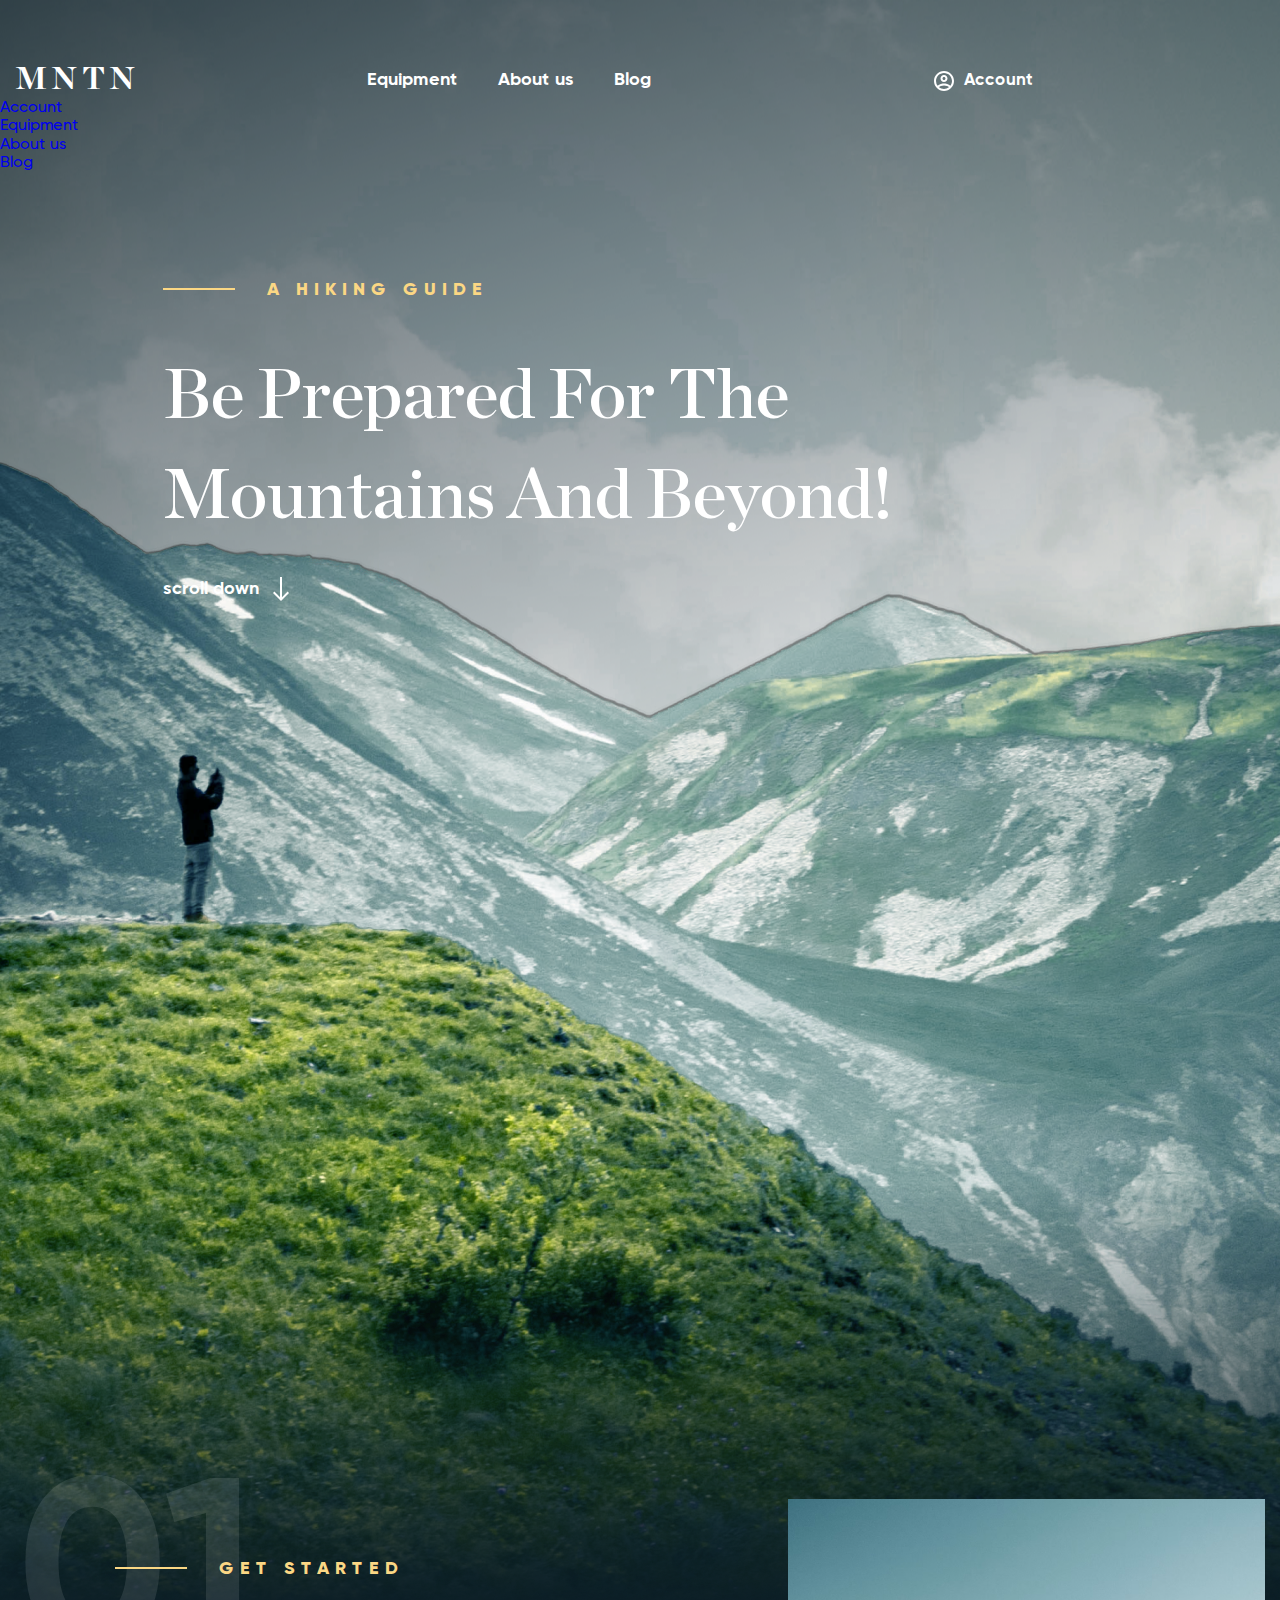
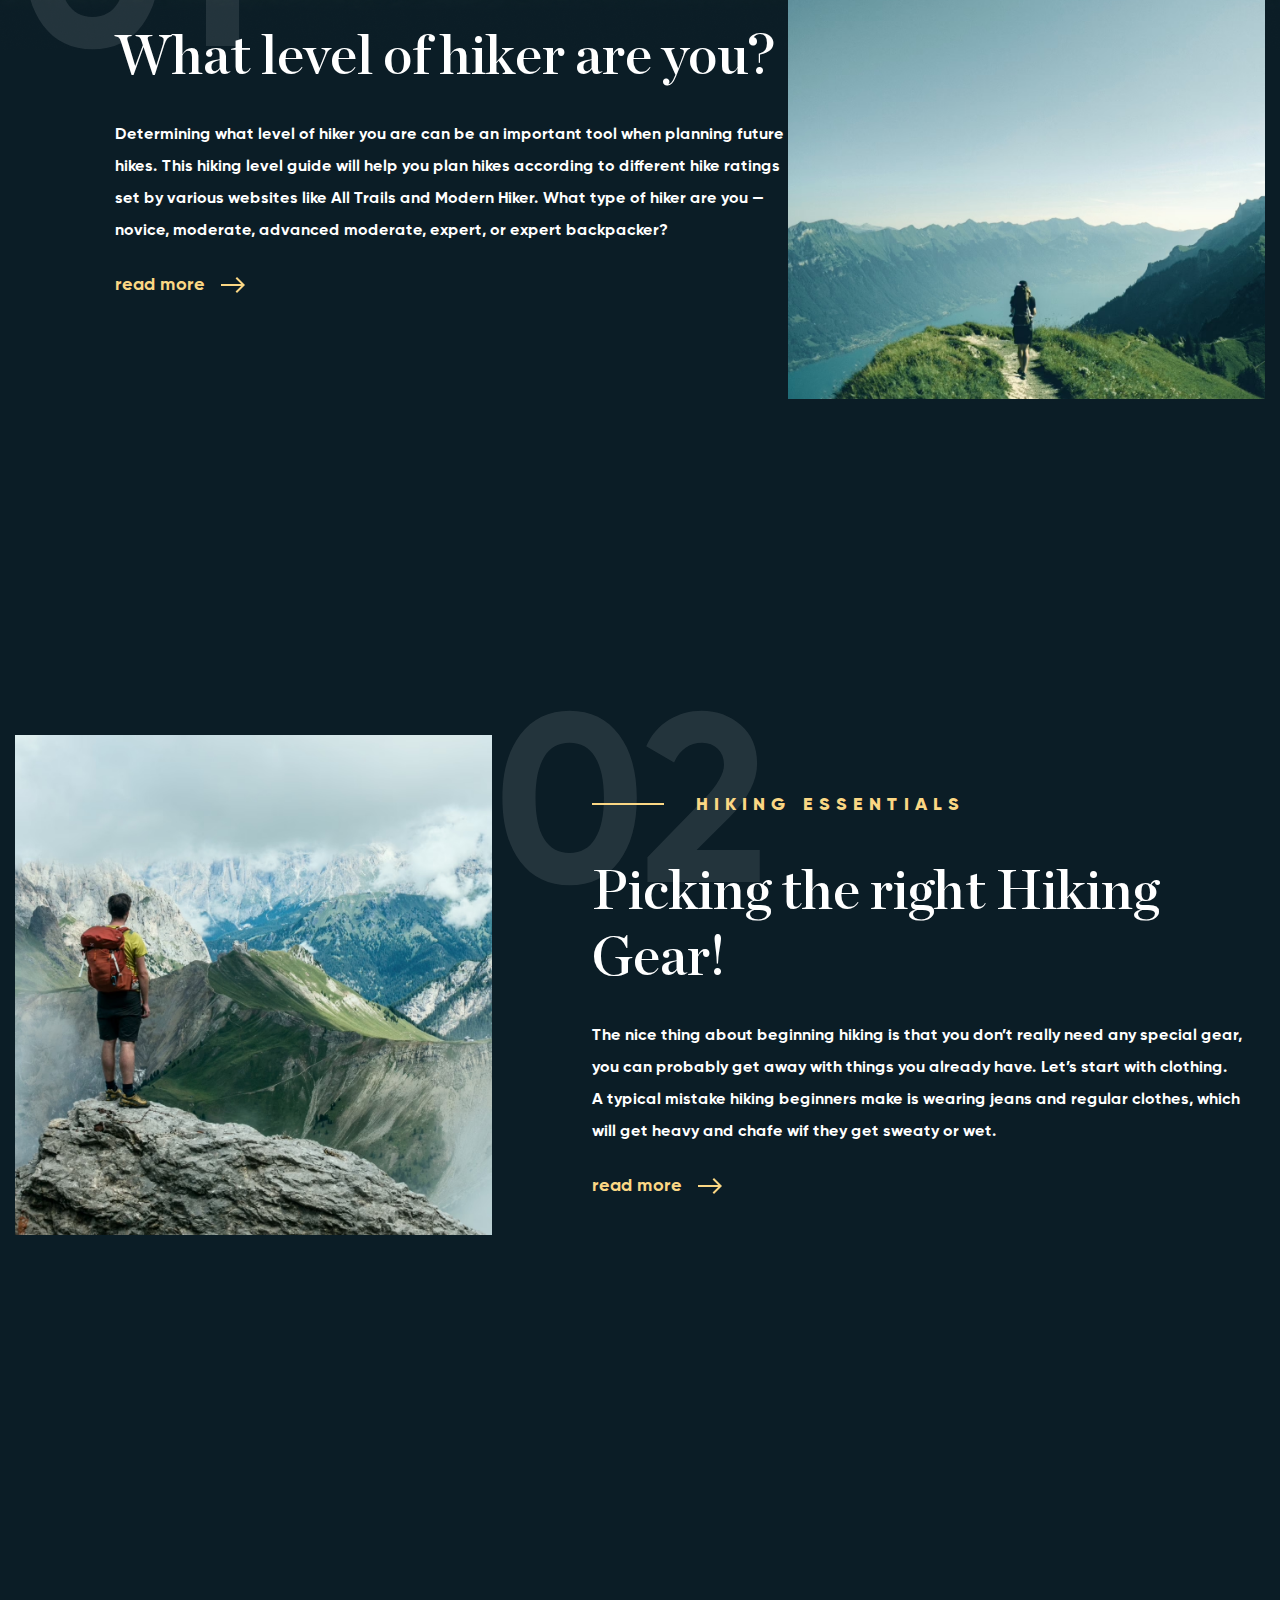
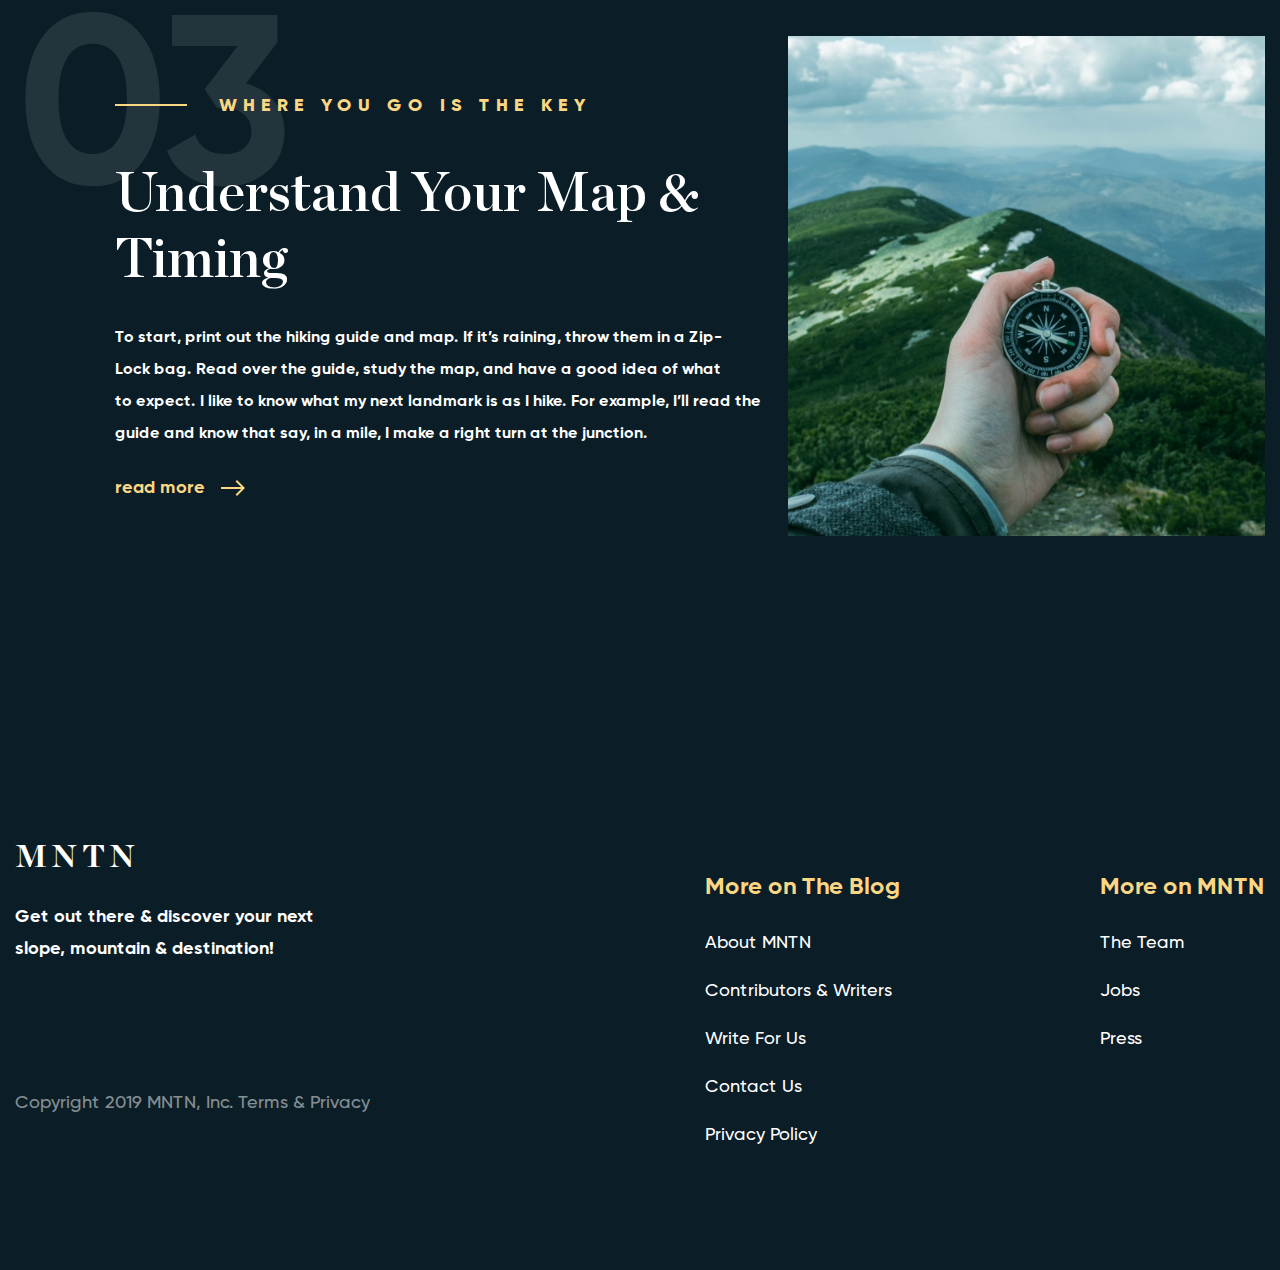
<file: index.html>
<!DOCTYPE html><html lang="ru" class="page"><head><meta charset="UTF-8"><meta name="viewport" content="width=device-width,initial-scale=1"><link rel="shortcut icon" href="img/x-icon.svg" type="img/x-icon"><meta http-equiv="X-UA-Compatible" content="ie=edge"><meta name="theme-color" content="#111111"><title>MNTN</title><link rel="preload" href="fonts/Chronicle Display Semibold.woff2" as="font" type="font/woff2" crossorigin><link rel="preload" href="fonts/Chronicle DisplayBold.woff2" as="font" type="font/woff2" crossorigin><link rel="preload" href="fonts/Gilroy-Bold.woff2" as="font" type="font/woff2" crossorigin><link rel="preload" href="fonts/Gilroy-ExtraBold.woff2" as="font" type="font/woff2" crossorigin><link rel="preload" href="fonts/Gilroy-Medium.woff2" as="font" type="font/woff2" crossorigin><link rel="stylesheet" href="css/vendor.css"><link rel="stylesheet" href="css/main.css"><script defer="defer" src="js/main.js"></script></head><body class="page__body"><div class="site-container"><header class="header" id="start"><div class="container container--header"><div class="header__wrapper"><a class="logo" href="#"><span class="logo__letter">M</span> <span class="logo__letter">N</span> <span class="logo__letter">T</span> <span class="logo__letter">N</span></a><nav class="nav" title="header menu"><ul class="list-reset nav__list"><li class="nav__item"><a href="#" class="nav__link">Equipment</a></li><li class="nav__item"><a href="#" class="nav__link">About us</a></li><li class="nav__item"><a href="#" class="nav__link">Blog</a></li></ul></nav><a href="#" class="header__account">Account</a> <button class="btn-reset header__btn" title="menu button" data-burger></button></div></div><div class="menu" data-menu><ul class="list-reset menu__list"><li class="menu__item"><a href="#" class="menu__link">Account</a></li><li class="menu__item"><a href="#" class="menu__link">Equipment</a></li><li class="menu__item"><a href="#" class="menu__link">About us</a></li><li class="menu__item"><a href="#" class="menu__link">Blog</a></li></ul></div></header><aside class="slider"><ul class="list-reset slider__list"><li class="slider__item slider__item--active" id="item"><a class="slider__link" data-scroll href="#start">Start</a></li><li class="slider__item" id="item-1"><a class="slider__link" data-scroll href="#content-1">01</a></li><li class="slider__item" id="item-2"><a class="slider__link" data-scroll href="#content-2">02</a></li><li class="slider__item" id="item-3"><a class="slider__link" data-scroll href="#content-3">03</a></li></ul></aside><main class="main"><section class="hero"><div class="hero__bg"></div><div class="hero__bg--2"></div><div class="container--header"><div class="hero__content"><p class="section-title">A Hiking guide</p><h1 class="hero__title">Be prepared for the Mountains and beyond!</h1><a data-scroll href="#content-1" class="btn-reset hero__btn">scroll down</a></div></div><aside class="hero__socials"><span class="hero__follow">Follow us</span> <a class="hero__svg" href="#"><img loading="lazy" src="img/inst.svg" class="image" width="" height="" alt="instagram"> </a><a class="hero__svg" href="#"><img loading="lazy" src="img/tw.svg" class="image" width="" height="" alt="twitter"></a></aside></section><section class="content"><div class="content__wrapper"><div class="container"><div class="content__box" id="content-1"><div class="content__inner"><p class="section-title">GEt Started</p><h2 class="content__title">What level of hiker are you?</h2><p class="content__text">Determining what level of hiker you are can be an important tool when planning future hikes. This hiking level guide will help you plan hikes according to different hike ratings set by various websites like All Trails and Modern Hiker. What type of hiker are you — novice, moderate, advanced moderate, expert, or expert backpacker?</p><a class="content__link" href="#">read more</a></div><picture><source srcset="img/content-1.avif" type="image/avif"><source srcset="img/content-1.webp" type="image/webp"><img loading="lazy" src="img/content-1.jpg" class="content__img image" width="566" height="720" alt="cliffs"></picture></div><div class="content__box content__box--two" id="content-2"><picture><source srcset="img/content-2.avif" type="image/avif"><source srcset="img/content-2.webp" type="image/webp"><img loading="lazy" src="img/content-2.jpg" class="content__img image" width="566" height="720" alt="cliffs"></picture><div class="content__inner content__inner--two"><p class="section-title">Hiking Essentials</p><h2 class="content__title">Picking the right Hiking Gear!</h2><p class="content__text">The nice thing about beginning hiking is that you don’t really need any special gear, you can probably get away with things you already have. Let’s start with clothing. A typical mistake hiking beginners make is wearing jeans and regular clothes, which will get heavy and chafe wif they get sweaty or wet.</p><a class="content__link" href="#">read more</a></div></div><div class="content__box" id="content-3"><div class="content__inner content__inner--three"><h3 class="section-title">where you go is the key</h3><h2 class="content__title">Understand Your Map & Timing</h2><p class="content__text">To start, print out the hiking guide and map. If it’s raining, throw them in a Zip-Lock bag. Read over the guide, study the map, and have a good idea of what to expect. I like to know what my next landmark is as I hike. For example, I’ll read the guide and know that say, in a mile, I make a right turn at the junction.</p><a class="content__link" href="#">read more</a></div><picture><source srcset="img/content-3.avif" type="image/avif"><source srcset="img/content-3.webp" type="image/webp"><img loading="lazy" src="img/content-3.jpg" class="content__img image" width="566" height="720" alt="cliffs"></picture></div></div></div></section></main><footer class="footer"><div class="container"><div class="footer__content"><div class="footer__inner"><a class="logo footer__logo" href="#"><span class="logo__letter">M</span> <span class="logo__letter">N</span> <span class="logo__letter">T</span> <span class="logo__letter">N</span></a><p class="footer__descr">Get out there & discover your next slope, mountain & destination!</p><span class="footer__copyright">Copyright 2019 MNTN, Inc. Terms & Privacy</span></div><div class="footer__inner footer__inner--two"><ul class="list-reset footer__list"><li class="footer__item"><h4 class="footer__subtitle">More on The Blog</h4></li><li class="footer__item"><a class="footer__link" href="#">About MNTN</a></li><li class="footer__item"><a class="footer__link" href="#">Contributors & Writers</a></li><li class="footer__item"><a class="footer__link" href="#">Write For Us</a></li><li class="footer__item"><a class="footer__link" href="#">Contact Us</a></li><li class="footer__item"><a class="footer__link" href="#">Privacy Policy</a></li></ul><ul class="list-reset footer__list"><li class="footer__item"><h4 class="footer__subtitle">More on MNTN</h4></li><li class="footer__item"><a class="footer__link" href="#">The Team</a></li><li class="footer__item"><a class="footer__link" href="#">Jobs</a></li><li class="footer__item"><a class="footer__link" href="#">Press</a></li></ul></div></div></div></footer></div></body></html>
</file>
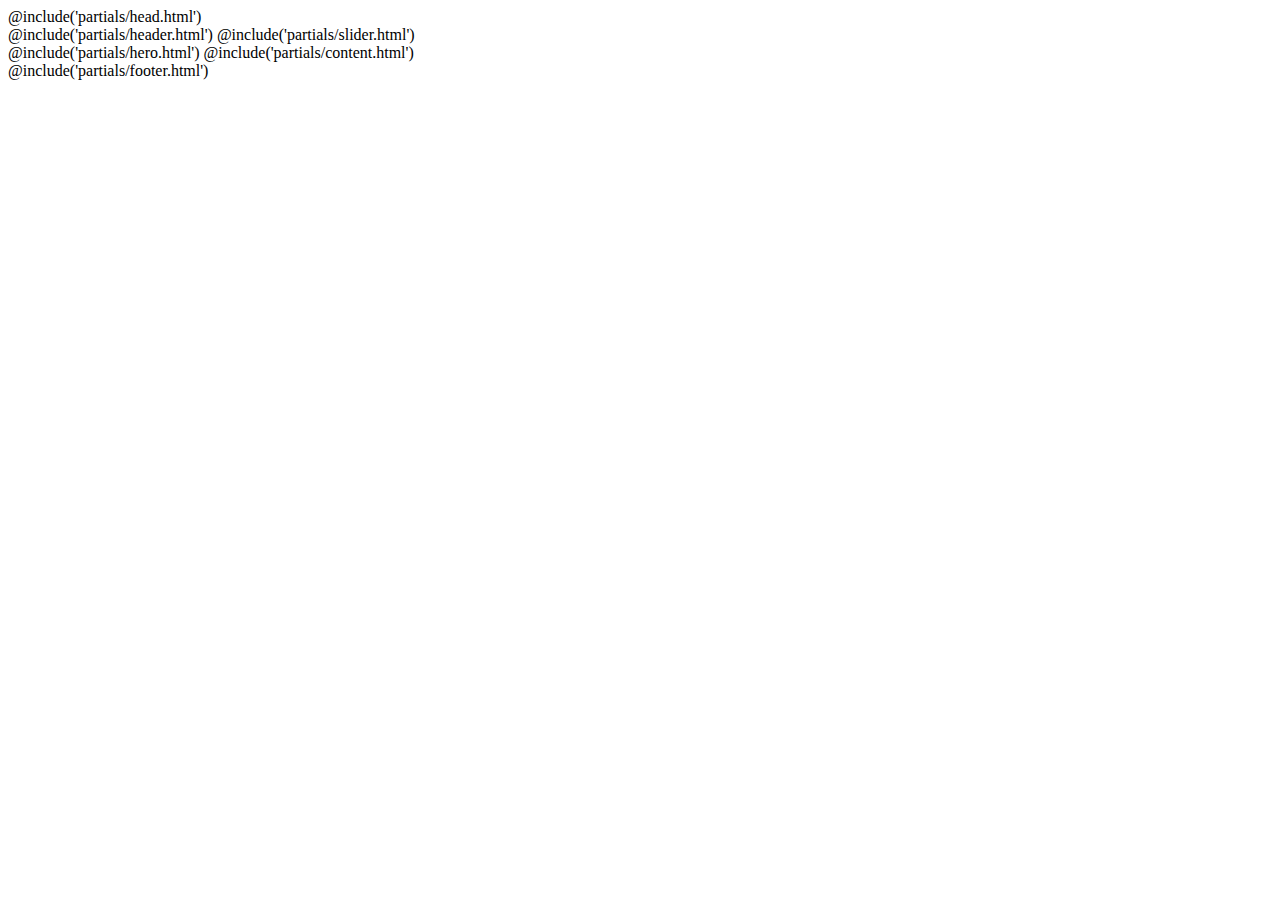
<file: src/index.html>
<!DOCTYPE html>
<html lang="en" class="page">

@include('partials/head.html')

<body class="page__body">
  <div class="site-container">
    @include('partials/header.html')
    @include('partials/slider.html')
    <main class="main">
      @include('partials/hero.html')
      @include('partials/content.html')



    </main>

    @include('partials/footer.html')
  </div>
</body>

</html>
</file>
<file: css/main.css>
:root{--font-family:"Gilroy",sans-serif;--content-width:1492px;--content-haeder-width:1790px;--container-offset:15px;--container-width:calc(var(--content-width) + (var(--container-offset) * 2));--light-color:#fff;--main-color:#FBD784}.custom-checkbox__field:checked+.custom-checkbox__content::after{opacity:1}.custom-checkbox__field:focus+.custom-checkbox__content::before{outline:red solid 2px;outline-offset:2px}.custom-checkbox__field:disabled+.custom-checkbox__content{opacity:.4;pointer-events:none}@font-face{font-family:"Chronicle Display";src:url("../fonts/Chronicle Display Semibold.woff2") format("woff2");font-weight:600;font-display:swap;font-style:normal}@font-face{font-family:"Chronicle Display";src:url("../fonts/Chronicle DisplayBold.woff2") format("woff2");font-weight:700;font-display:swap;font-style:normal}@font-face{font-family:Gilroy;src:url(../fonts/Gilroy-Medium.woff2) format("woff2");font-weight:500;font-display:swap;font-style:normal}@font-face{font-family:Gilroy;src:url(../fonts/Gilroy-Bold.woff2) format("woff2");font-weight:700;font-display:swap;font-style:normal}@font-face{font-family:Gilroy;src:url(../fonts/Gilroy-ExtraBold.woff2) format("woff2");font-weight:800;font-display:swap;font-style:normal}html{-webkit-box-sizing:border-box;box-sizing:border-box}*,::after,::before{-webkit-box-sizing:inherit;box-sizing:inherit}.page{height:100%;font-family:var(--font-family,sans-serif);-webkit-text-size-adjust:100%}.page__body{margin:0;min-width:320px;min-height:100%;font-size:16px}img{height:auto;max-width:100%;-o-object-fit:cover;object-fit:cover}a{text-decoration:none}.site-container{overflow:hidden}.is-hidden{display:none!important}.btn-reset{border:none;padding:0;background:0 0;cursor:pointer}.list-reset{list-style:none;margin:0;padding:0}.input-reset{-webkit-appearance:none;-moz-appearance:none;appearance:none;border:none;border-radius:0;background-color:#fff}.input-reset::-webkit-search-cancel-button,.input-reset::-webkit-search-decoration,.input-reset::-webkit-search-results-button,.input-reset::-webkit-search-results-decoration{display:none}.visually-hidden{position:absolute;overflow:hidden;margin:-1px;border:0;padding:0;width:1px;height:1px;clip:rect(0 0 0 0)}.container{margin:0 auto;padding:0 var(--container-offset);max-width:var(--container-width)}.container--header{margin:0 auto;padding:0 var(--container-offset);max-width:var(--content-haeder-width)}.js-focus-visible :focus:not(.focus-visible){outline:0}.centered{text-align:center}.dis-scroll{position:fixed;left:0;top:0;overflow:hidden;width:100%;height:100vh;-ms-scroll-chaining:none;overscroll-behavior:none}.page--ios .dis-scroll{position:relative}.section-title{position:relative;padding-left:104px;margin-bottom:30px;font-size:18px;font-family:Gilroy,sans-serif;font-weight:800;line-height:normal;letter-spacing:6px;text-transform:uppercase;color:var(--main-color)}.section-title::before{content:"";position:absolute;width:72px;height:2px;background-color:var(--main-color);left:0;top:10px}@media (max-width:1024px){.section-title::before{width:50px}.section-title{font-size:16px;padding-left:70px}}.header{position:absolute;padding:60px 0;width:100%}.header__wrapper{display:-webkit-box;display:-ms-flexbox;display:flex;-webkit-box-pack:justify;-ms-flex-pack:justify;justify-content:space-between;-webkit-box-align:center;-ms-flex-align:center;align-items:center}.header__account{position:relative;padding-left:32px;font-size:17px;font-family:Gilroy,sans-serif;font-weight:700;line-height:normal;color:var(--light-color)}@media (max-width:768px){.header__account{font-size:16px}}.header__account::before{content:"";position:absolute;background-image:url(../img/account.svg);width:24px;height:24px;left:0}.logo__letter{font-size:32px;font-family:Chronicle Display,sans-serif;font-weight:700;line-height:normal;letter-spacing:.32px;text-transform:capitalize;color:var(--light-color)}.nav__list{display:-webkit-box;display:-ms-flexbox;display:flex;margin-right:50px}.nav__item:not(:last-child){margin-right:40px}.nav__link{font-family:Gilroy,sans-serif;font-size:18px;font-weight:700;line-height:normal;color:var(--light-color)}@media (max-width:768px){.nav__list{margin:0}.nav__item:not(:last-child){margin-right:20px}.nav__link{font-size:16px}}.hero{z-index:2;background-image:url(../img/hero-bg.png);background-position:top;background-repeat:no-repeat;width:100%;padding-top:260px}.hero__bg{position:absolute;margin-top:200px;z-index:2;background-image:url(../img/hero-bg-1.png);background-repeat:no-repeat;height:1440px;width:100%}.hero__bg--2{position:absolute;margin-top:490px;z-index:3;background-image:url(../img/hero-bg-2.png);background-position:top;background-repeat:no-repeat;height:100%;width:100%}.hero__content{position:relative;padding-bottom:600px;z-index:10;margin:0 auto;max-width:955px}.hero__title{margin-bottom:30px;font-size:88px;font-family:Chronicle Display,sans-serif;font-style:normal;font-weight:600;line-height:100px;text-transform:capitalize;color:var(--wei,#fff)}@media (max-width:1440px){.hero__title{font-size:70px}}@media (max-width:1024px){.hero__bg--2{background-position:-325px 0}.hero__content{max-width:655px}.hero__title{font-size:60px}}@media (max-width:768px){.hero__title{font-size:45px}}.hero__socials{position:absolute;padding-top:365px;margin-left:30px;display:-webkit-box;display:-ms-flexbox;display:flex;-webkit-box-align:center;-ms-flex-align:center;align-items:center;z-index:10;-webkit-box-orient:vertical;-webkit-box-direction:normal;-ms-flex-direction:column;flex-direction:column;left:0;top:0}@media (max-width:1440px){.hero__socials{display:none}}.hero__svg{width:24px;height:24px}.hero__svg:not(:last-child){margin-bottom:24px}.hero__follow{-webkit-transform:rotate(90deg);-ms-transform:rotate(90deg);transform:rotate(90deg);margin-bottom:50px;font-size:18px;font-family:Gilroy;font-style:normal;font-weight:700;line-height:normal;color:var(--light-color)}.hero__btn{position:relative;padding-right:30px;font-size:18px;font-family:Gilroy,sans-serif;font-weight:700;line-height:normal;color:var(--light-color)}.hero__btn::after{content:"";position:absolute;width:16px;height:24px;background-image:url(../img/arrow.svg);background-repeat:no-repeat;right:0}.content__wrapper{background-color:#0b1d26}.content__box{position:relative;padding-top:200px;z-index:3;display:-webkit-box;display:-ms-flexbox;display:flex;-webkit-box-pack:justify;-ms-flex-pack:justify;justify-content:space-between}.content__box:last-child{padding-bottom:200px}@media (max-width:768px){.content__box{display:block;padding-top:50px}.content__box--two{display:-webkit-box;display:-ms-flexbox;display:flex;-webkit-box-orient:vertical;-webkit-box-direction:reverse;-ms-flex-direction:column-reverse;flex-direction:column-reverse}}.content__inner{position:relative;padding:140px 0 140px 150px;z-index:10;max-width:773px;background-image:url(../img/namber-1.svg);background-repeat:no-repeat;background-position:10px 75px}.content__inner--two{background-image:url(../img/namber-2.svg)}.content__inner--three{background-image:url(../img/namber-3.svg)}@media (max-width:1440px){.content__inner{padding-left:100px}}@media (max-width:768px){.content__inner{margin:0 auto;padding-bottom:0}}.content__title{position:relative;z-index:10;margin-bottom:27px;font-family:"Chronicle Display",sans-serif;font-size:64px;font-weight:600;line-height:normal;color:var(--light-color)}@media (max-width:1440px){.content__title{font-size:55px}}@media (max-width:1024px){.content__inner{padding-left:0;max-width:380px}.content__title{font-size:40px}}.content__text{margin-bottom:27px;font-family:Gilroy,sans-serif;font-size:18px;font-weight:700;line-height:32px;color:var(--light-color)}@media (max-width:1440px){.content__text{font-size:16px}.content__img{margin-top:100px;height:500px}}@media (max-width:1024px){.content__text{font-size:14px}}.content__link{position:relative;padding-right:40px;font-family:Gilroy,sans-serif;font-size:18px;font-style:normal;font-weight:700;line-height:normal;color:var(--main-color)}.content__link::after{content:"";position:absolute;background-image:url(../img/arrow-main.svg);width:24px;height:16px;right:0;top:4px}.content__img{-webkit-box-align:center;-ms-flex-align:center;align-items:center}@media (max-width:768px){.content__img{display:block;margin:50px auto}}.footer{background-color:#0b1d26;padding-bottom:120px}.footer__content{display:-webkit-box;display:-ms-flexbox;display:flex;-webkit-box-pack:justify;-ms-flex-pack:justify;justify-content:space-between}.footer__inner--two{display:-webkit-box;display:-ms-flexbox;display:flex;gap:200px;-webkit-box-pack:justify;-ms-flex-pack:justify;justify-content:space-between}.footer__logo{display:block;margin-bottom:24px}.footer__descr{margin-bottom:122px;max-width:305px;font-family:Gilroy,sans-serif;font-size:18px;font-style:normal;font-weight:700;line-height:32px;color:var(--light-color)}@media (max-width:768px){.footer__inner--two{gap:50px}.footer__descr{font-size:14px}}.footer__copyright{opacity:.5;font-size:18px;font-family:Gilroy,sans-serif;font-style:normal;font-weight:500;line-height:32px;color:#fff}@media (max-width:768px){.footer__copyright{font-size:14px}}.footer__subtitle{margin-bottom:24px;font-family:Gilroy,sans-serif;font-size:24px;font-weight:700;line-height:32px;color:var(--main-color)}@media (max-width:768px){.footer__subtitle{font-size:16px}}.footer__link{font-family:Gilroy,sans-serif;font-size:18px;font-weight:500;line-height:32px;color:var(--light-color)}@media (max-width:768px){.footer__link{font-size:14px}}.footer__item:not(:last-child){margin-bottom:16px}.slider{background-color:1;position:fixed;right:0;top:calc(50% - 200px);z-index:10}@media (max-width:1440px){.slider{display:none}}.slider__list{margin-right:80px}.slider__item{padding:20px 32px 20px 0;border-right:3px solid;border-color:rgba(255,255,255,.5);text-align:right}.slider__item--active{border-color:#fff;-webkit-transition:border-color .5s ease-in-out;-o-transition:border-color .5s ease-in-out;transition:border-color .5s ease-in-out}.slider__link{text-align:right;font-family:Gilroy,sans-serif;font-size:18px;font-style:normal;font-weight:700;line-height:normal;color:var(--light-color)}
</file>
